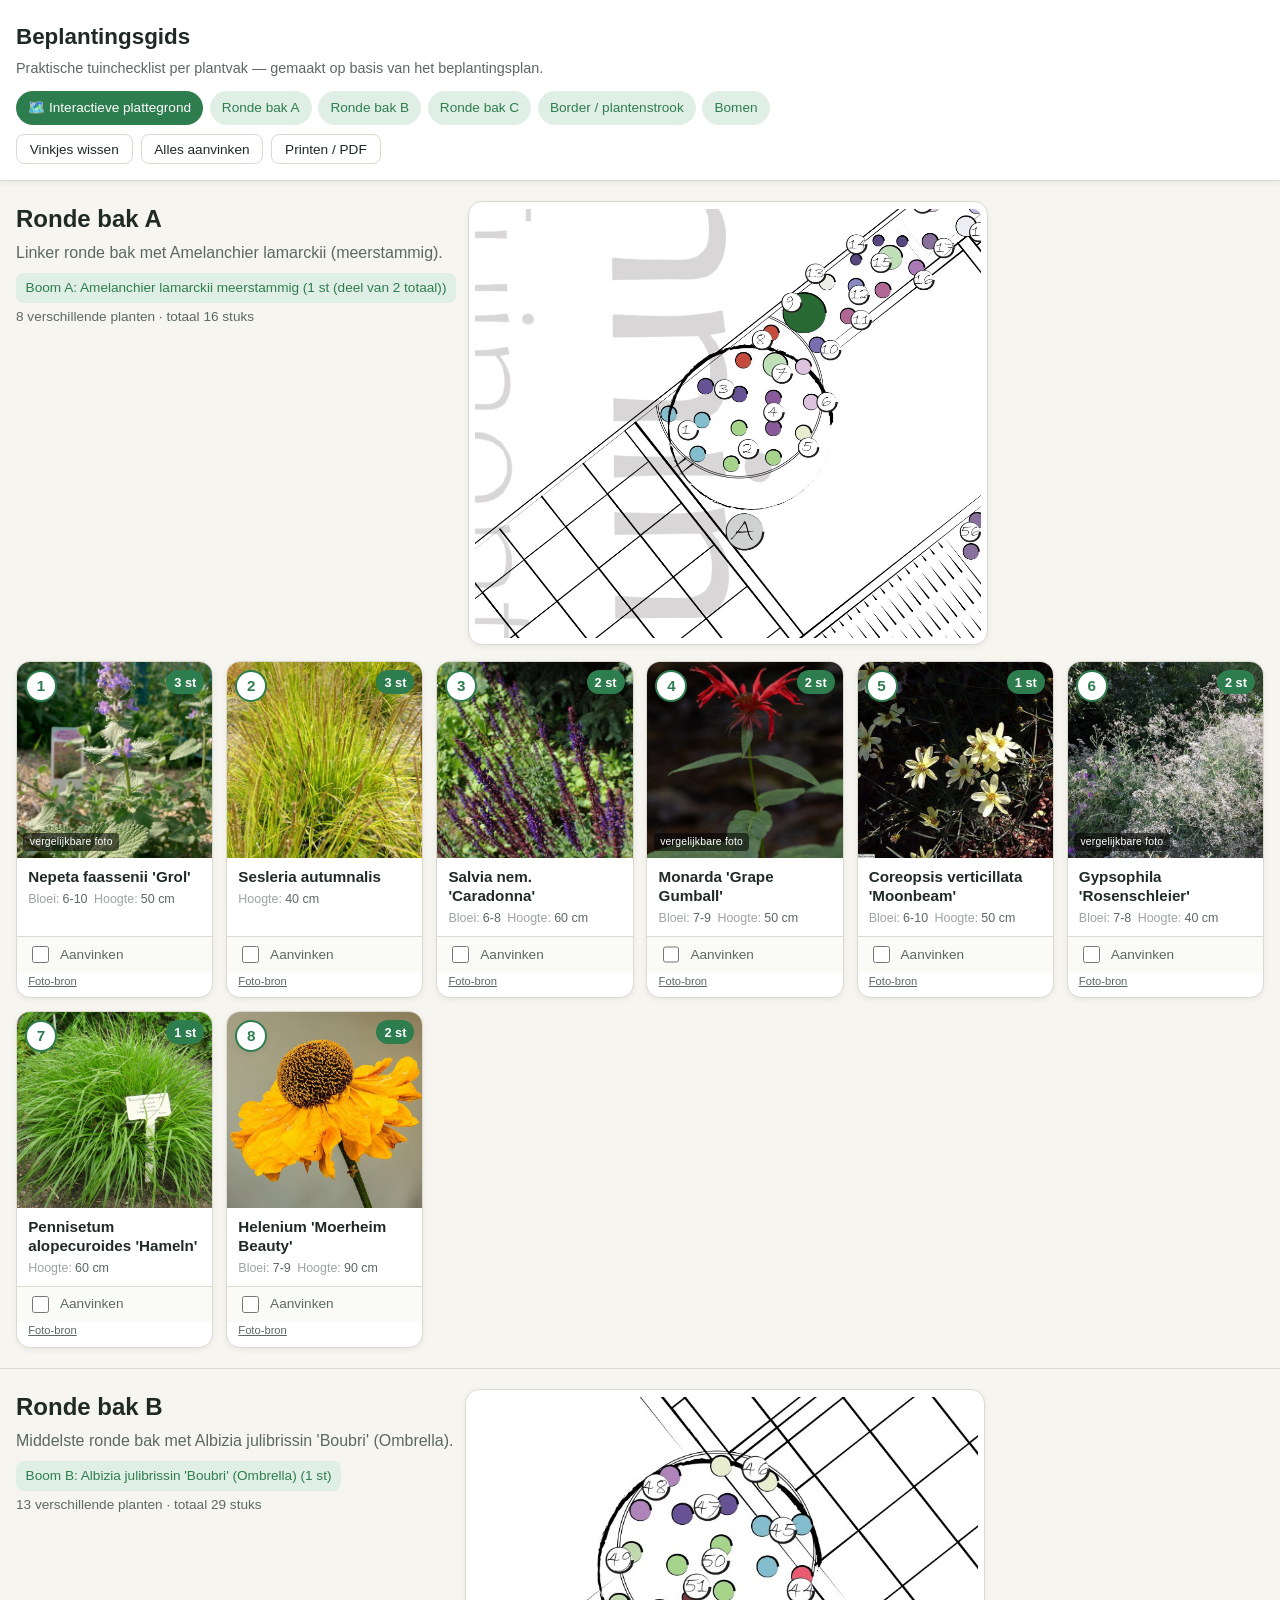
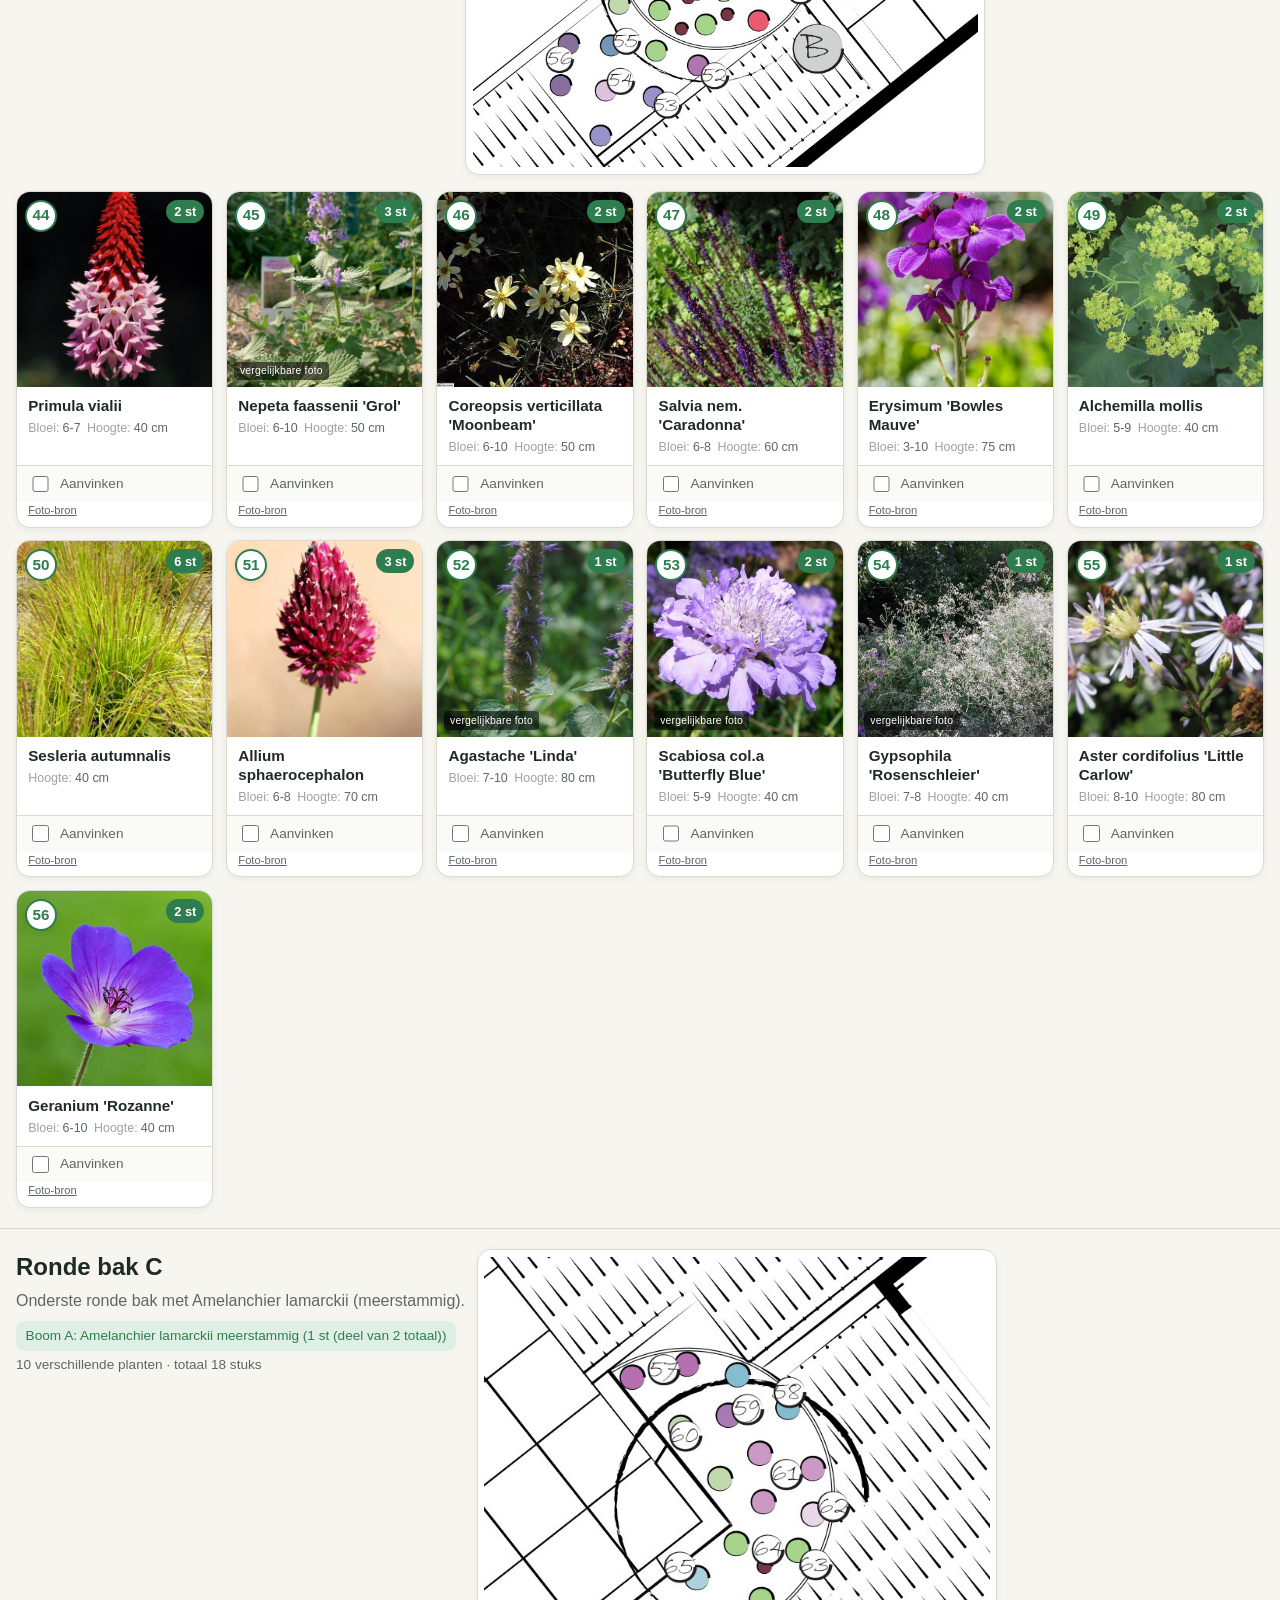
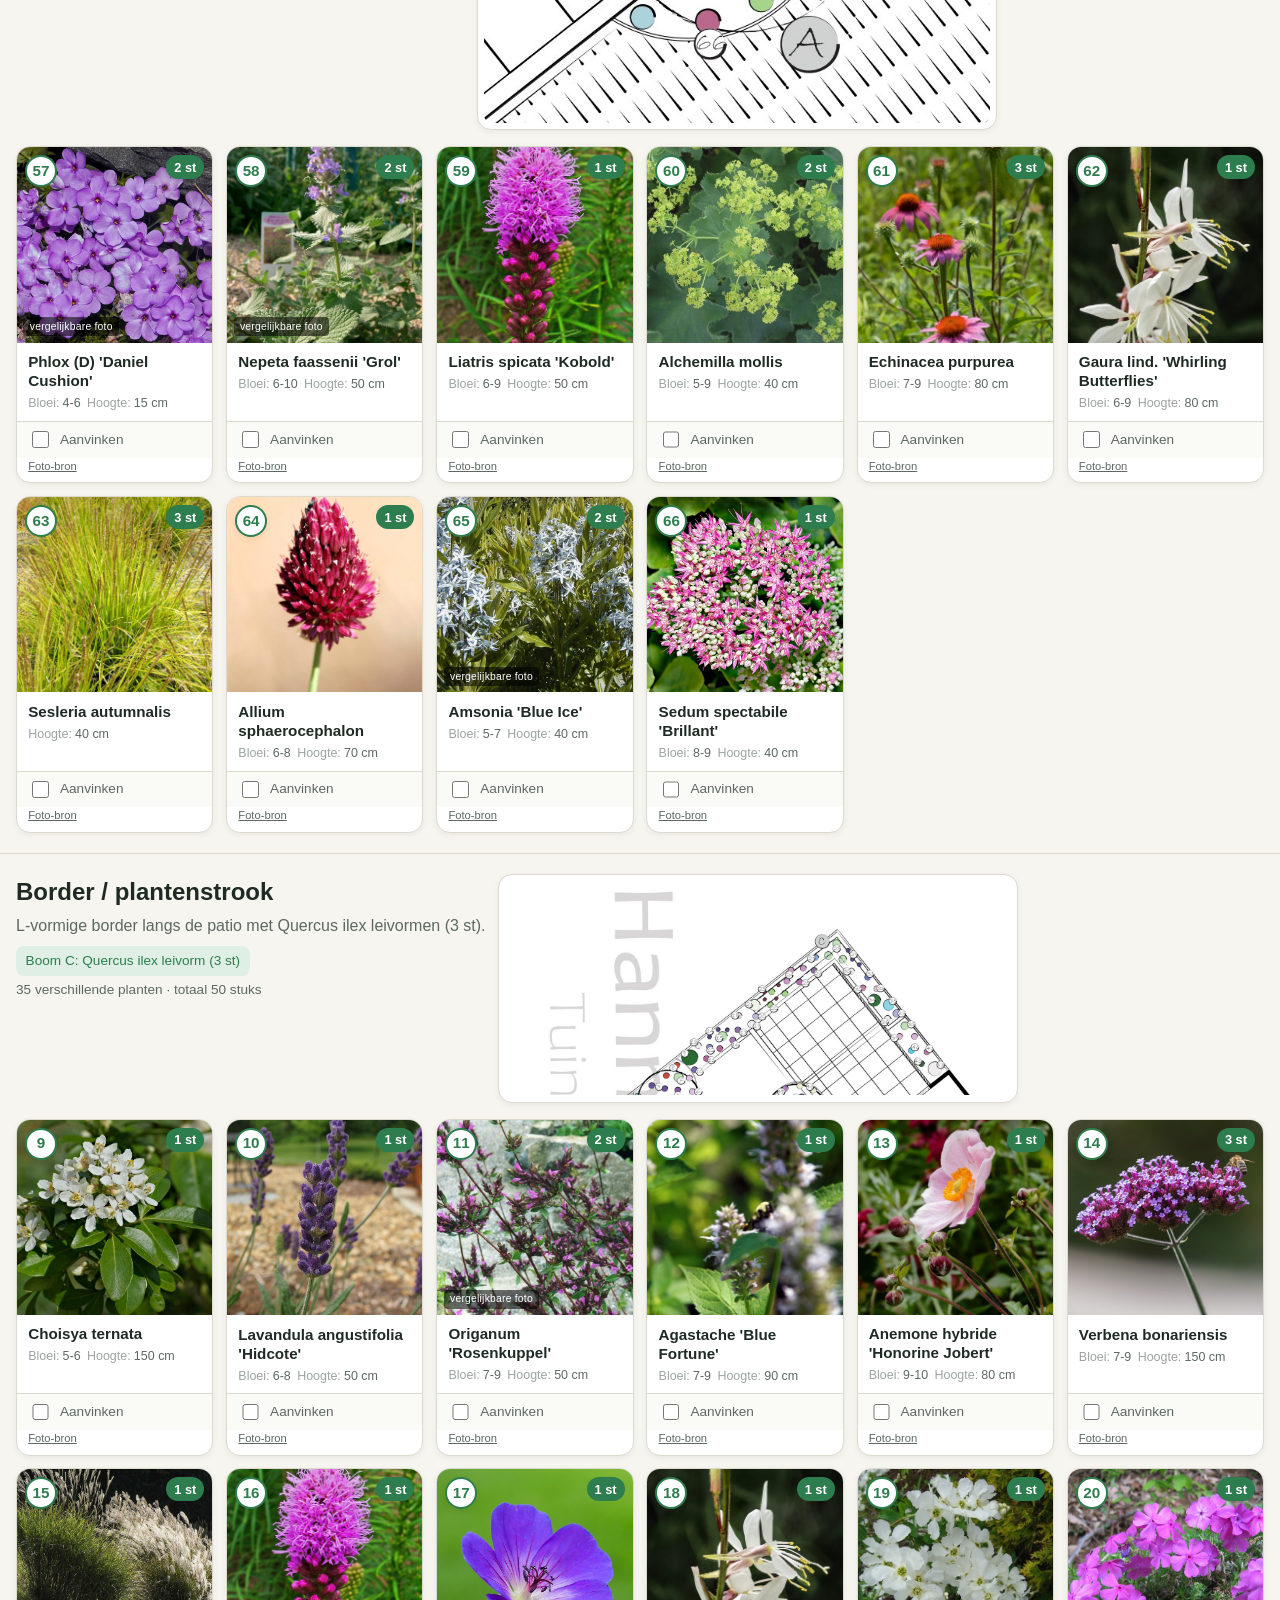
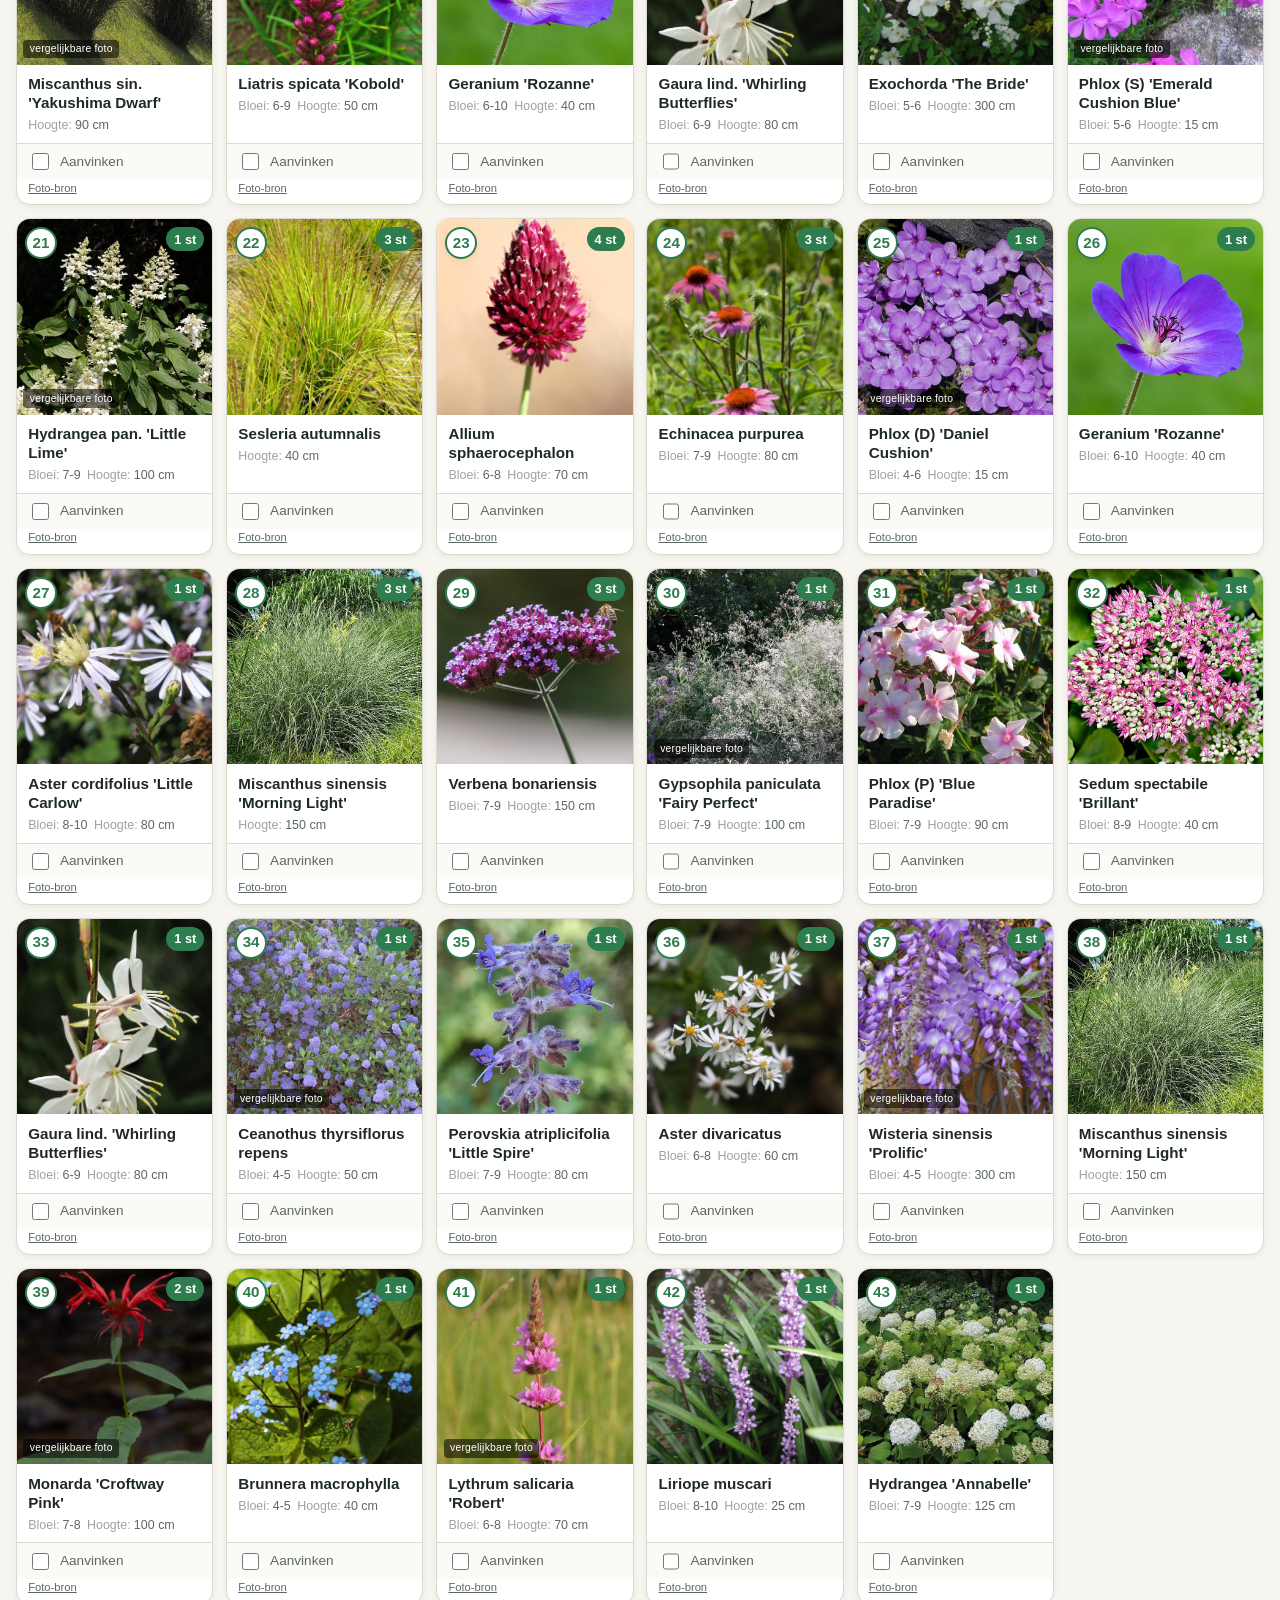
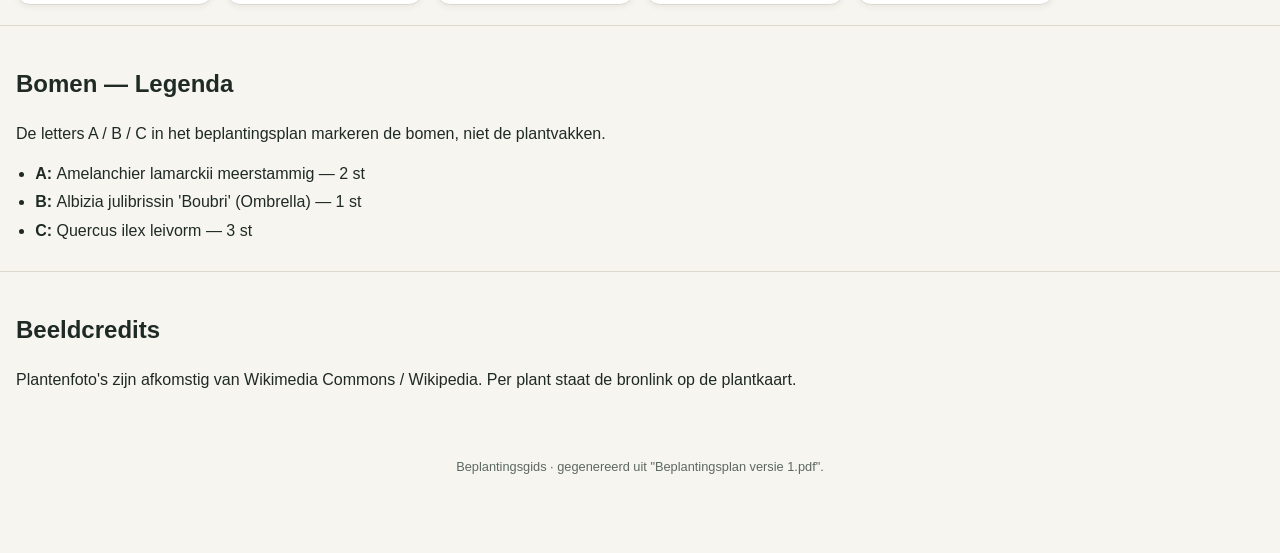
<file: index.html>
<!doctype html>
<html lang="nl">
<head>
<meta charset="utf-8">
<meta name="viewport" content="width=device-width, initial-scale=1">
<title>Beplantingsgids — Tuin</title>
<link rel="stylesheet" href="styles.css">
</head>
<body>

<header class="site-header">
  <h1>Beplantingsgids</h1>
  <p class="subtitle">Praktische tuinchecklist per plantvak — gemaakt op basis van het beplantingsplan.</p>
  <nav class="group-nav" aria-label="Plantvakken">
    <a href="plattegrond.html" class="primary">🗺️ Interactieve plattegrond</a>
    <a href="#ronde_bak_a">Ronde bak A</a>
    <a href="#ronde_bak_b">Ronde bak B</a>
    <a href="#ronde_bak_c">Ronde bak C</a>
    <a href="#border">Border / plantenstrook</a>
    <a href="#bomen">Bomen</a>
  </nav>
  <div class="header-actions">
    <button id="reset-checks" type="button">Vinkjes wissen</button>
    <button id="check-all" type="button">Alles aanvinken</button>
    <button onclick="window.print()" type="button">Printen / PDF</button>
  </div>
</header>

<main id="app">
  <p class="loading">Gegevens laden…</p>
</main>

<section id="bomen" class="trees-section">
  <h2>Bomen — Legenda</h2>
  <p>De letters A / B / C in het beplantingsplan markeren de bomen, niet de plantvakken.</p>
  <ul id="trees-list"></ul>
</section>

<section id="credits">
  <h2>Beeldcredits</h2>
  <p>Plantenfoto's zijn afkomstig van Wikimedia Commons / Wikipedia. Per plant staat de bronlink op de plantkaart.</p>
</section>

<footer class="site-footer">
  <p>Beplantingsgids · gegenereerd uit "Beplantingsplan versie 1.pdf".</p>
</footer>

<script src="app.js"></script>
</body>
</html>
</file>
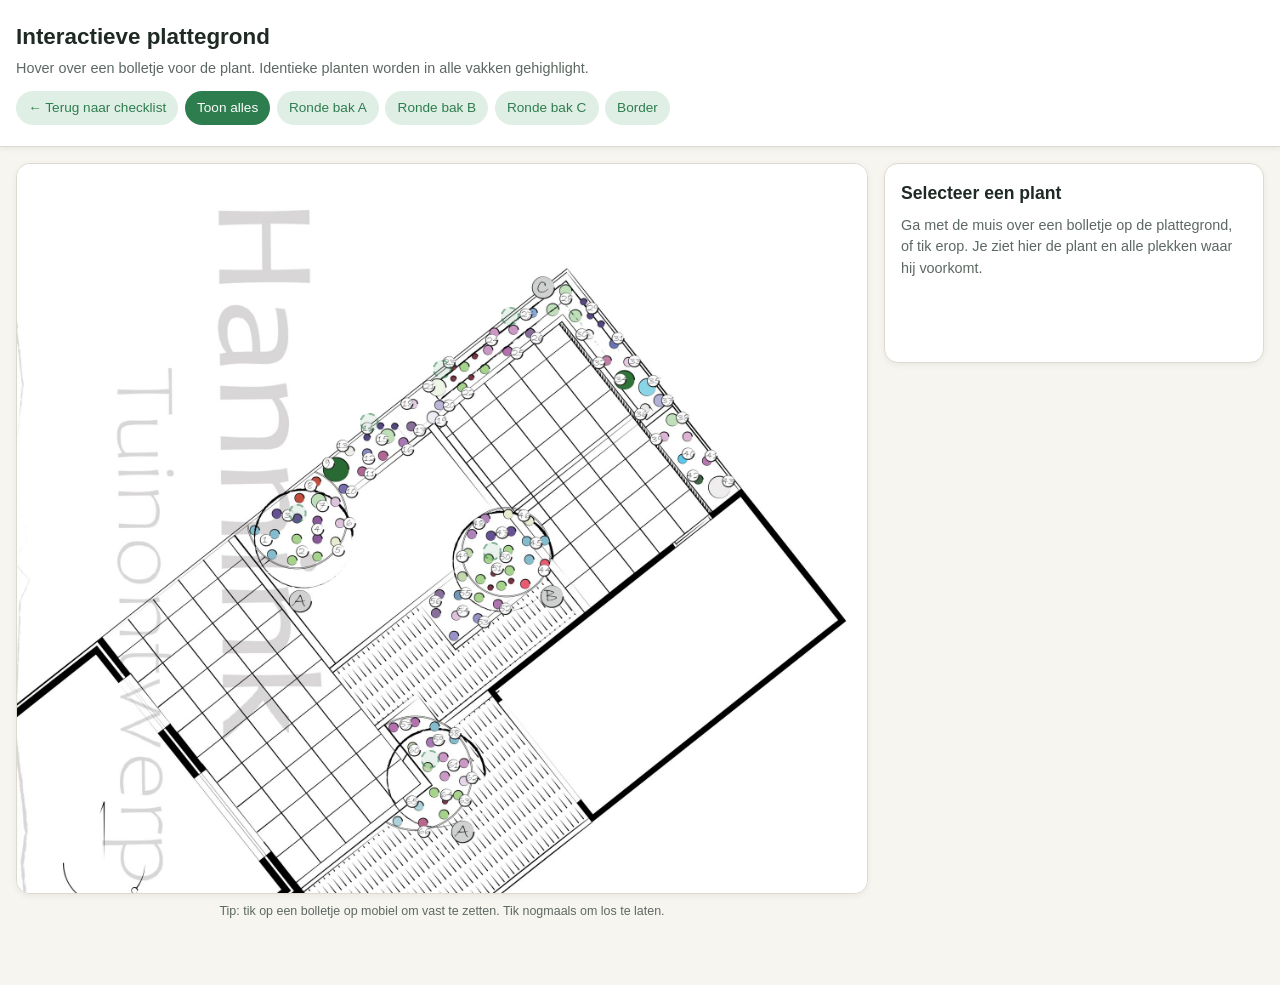
<file: plattegrond.html>
<!doctype html>
<html lang="nl">
<head>
<meta charset="utf-8">
<meta name="viewport" content="width=device-width, initial-scale=1">
<title>Interactieve plattegrond — Beplantingsgids</title>
<link rel="stylesheet" href="styles.css">
<link rel="stylesheet" href="plattegrond.css">
</head>
<body class="plattegrond-page">

<header class="site-header">
  <h1>Interactieve plattegrond</h1>
  <p class="subtitle">Hover over een bolletje voor de plant. Identieke planten worden in alle vakken gehighlight.</p>
  <nav class="group-nav" aria-label="Navigatie">
    <a href="index.html">← Terug naar checklist</a>
    <a href="#" id="filter-all" class="active">Toon alles</a>
    <a href="#" data-group="ronde_bak_a">Ronde bak A</a>
    <a href="#" data-group="ronde_bak_b">Ronde bak B</a>
    <a href="#" data-group="ronde_bak_c">Ronde bak C</a>
    <a href="#" data-group="border">Border</a>
  </nav>
</header>

<main class="layout">
  <section class="map-pane">
    <div class="map-wrap" id="map">
      <img id="map-img" src="assets/plattegrond.jpg" alt="Plattegrond beplantingsplan">
      <div id="dots" class="dots"></div>
    </div>
    <p class="hint" id="hint">Tip: tik op een bolletje op mobiel om vast te zetten. Tik nogmaals om los te laten.</p>
  </section>

  <aside class="inspector" id="inspector">
    <div class="inspector-empty">
      <h2>Selecteer een plant</h2>
      <p>Ga met de muis over een bolletje op de plattegrond, of tik erop. Je ziet hier de plant en alle plekken waar hij voorkomt.</p>
    </div>
  </aside>
</main>

<script src="plattegrond.js"></script>
</body>
</html>
</file>
<file: styles.css>
:root{
  --bg:#f6f5f0;
  --surface:#ffffff;
  --border:#dcd9cf;
  --text:#1f2a24;
  --muted:#5d6862;
  --accent:#2e7d4f;
  --accent-soft:#e0efe5;
  --shadow: 0 2px 6px rgba(0,0,0,.06);
  --radius:14px;
}
*{box-sizing:border-box}
html,body{margin:0;padding:0;background:var(--bg);color:var(--text);font:16px/1.5 -apple-system, BlinkMacSystemFont, "Segoe UI", Roboto, "Helvetica Neue", Arial, sans-serif;}
body{padding-bottom:3rem}

.site-header{
  background:var(--surface);
  padding:1.25rem 1rem 1rem;
  border-bottom:1px solid var(--border);
  position:sticky;top:0;z-index:5;
  box-shadow:var(--shadow);
}
.site-header h1{margin:0 0 .25rem;font-size:1.4rem}
.subtitle{margin:0 0 .75rem;color:var(--muted);font-size:.9rem}
.group-nav{display:flex;flex-wrap:wrap;gap:.4rem;margin-bottom:.6rem}
.group-nav a{
  display:inline-block;padding:.35rem .7rem;border-radius:999px;
  background:var(--accent-soft);color:var(--accent);text-decoration:none;font-size:.85rem;
  border:1px solid transparent;
}
.group-nav a:hover{border-color:var(--accent)}
.group-nav a.primary{background:var(--accent);color:#fff}
.group-nav a.primary:hover{background:#246b3f}
.header-actions{display:flex;gap:.5rem;flex-wrap:wrap}
.header-actions button{
  padding:.4rem .8rem;font-size:.85rem;border-radius:8px;border:1px solid var(--border);
  background:var(--surface);cursor:pointer;color:var(--text);
}
.header-actions button:hover{border-color:var(--accent);color:var(--accent)}

.loading{text-align:center;color:var(--muted);padding:2rem}

.group{padding:1.25rem 1rem;border-top:1px solid var(--border);}
.group:first-of-type{border-top:none}
.group-header{display:flex;flex-direction:column;gap:.75rem;margin-bottom:1rem}
@media (min-width:760px){.group-header{flex-direction:row;align-items:flex-start}}
.group-title h2{margin:0 0 .25rem;font-size:1.5rem}
.group-title p{margin:0;color:var(--muted)}
.group-crop{
  max-width:min(100%,520px);
  border-radius:var(--radius);
  background:var(--surface);
  border:1px solid var(--border);
  padding:.4rem;
  flex:0 0 auto;
  box-shadow:var(--shadow);
}
.group-crop img{display:block;width:100%;height:auto;border-radius:8px}
.group-tree{
  display:inline-flex;align-items:center;gap:.4rem;
  margin-top:.5rem;font-size:.85rem;
  padding:.3rem .6rem;border-radius:8px;background:var(--accent-soft);color:var(--accent);
}
.group-stats{font-size:.85rem;color:var(--muted);margin-top:.25rem}

.plant-grid{
  display:grid;gap:.8rem;
  grid-template-columns:repeat(auto-fill, minmax(180px, 1fr));
}
.plant{
  background:var(--surface);border:1px solid var(--border);border-radius:var(--radius);
  overflow:hidden;display:flex;flex-direction:column;
  box-shadow:var(--shadow);position:relative;transition:opacity .15s;
}
.plant.checked{opacity:.55}
.plant.checked .plant-img{filter:grayscale(.6)}
.plant-img{
  position:relative;aspect-ratio:1/1;background:#eee;overflow:hidden;
}
.plant-img img{width:100%;height:100%;object-fit:cover;display:block}
.plant-num{
  position:absolute;top:.5rem;left:.5rem;background:var(--surface);
  border:2px solid var(--accent);color:var(--accent);
  font-weight:700;font-size:.95rem;width:2rem;height:2rem;
  border-radius:50%;display:flex;align-items:center;justify-content:center;
  box-shadow:var(--shadow);
}
.plant-qty{
  position:absolute;top:.5rem;right:.5rem;background:var(--accent);
  color:#fff;font-size:.8rem;font-weight:600;
  padding:.15rem .5rem;border-radius:999px;
}
.plant-similar{
  position:absolute;bottom:.4rem;left:.4rem;background:rgba(0,0,0,.55);
  color:#fff;font-size:.65rem;padding:.1rem .4rem;border-radius:4px;
  letter-spacing:.02em;
}
.plant-body{padding:.6rem .7rem .5rem;flex:1;display:flex;flex-direction:column;gap:.25rem;font-size:.9rem}
.plant-name{font-weight:600;line-height:1.25;font-size:.95rem}
.plant-meta{color:var(--muted);font-size:.78rem;display:flex;flex-wrap:wrap;gap:.4rem}
.plant-meta span{display:inline-flex;align-items:center;gap:.2rem}
.plant-meta .lbl{opacity:.6}
.plant-check{
  margin-top:auto;display:flex;align-items:center;gap:.5rem;
  padding:.4rem .7rem;border-top:1px solid var(--border);background:#fafaf6;
  cursor:pointer;user-select:none;font-size:.85rem;color:var(--muted);
}
.plant-check input{width:1.05rem;height:1.05rem;accent-color:var(--accent)}
.plant-credit{
  padding:0 .7rem .5rem;font-size:.7rem
}
.plant-credit a{color:var(--muted);word-break:break-all}

.trees-section,#aannames,#credits{
  padding:1.25rem 1rem;border-top:1px solid var(--border);
}
#trees-list{padding-left:1.2rem;margin:.5rem 0}
#trees-list li{margin:.3rem 0}
#assumptions{margin:.5rem 0;padding-left:1.2rem}
#assumptions li{margin:.3rem 0;color:var(--muted);font-size:.92rem}

.site-footer{padding:1rem;color:var(--muted);font-size:.8rem;text-align:center}

/* Print stylesheet */
@media print{
  body{background:#fff;color:#000;font-size:11pt;padding:0}
  .site-header{position:static;box-shadow:none;border-bottom:2px solid #000}
  .group-nav,.header-actions,.plant-check,.plant-credit,#credits{display:none}
  .group{page-break-before:always;border:none;padding:0 0 1rem}
  .group:first-of-type{page-break-before:auto}
  .group-header{flex-direction:row;gap:1rem}
  .group-crop{max-width:50%;box-shadow:none;border:1px solid #888}
  .plant-grid{grid-template-columns:repeat(auto-fill, minmax(140px,1fr));gap:.5rem}
  .plant{box-shadow:none;break-inside:avoid;border:1px solid #888}
  .plant.checked{opacity:1}
  .plant.checked .plant-img{filter:none}
  .plant-num{background:#fff;border-color:#000;color:#000}
  .plant-qty{background:#000;color:#fff}
  a{color:#000;text-decoration:none}
  /* Print uses square checkbox indicator */
  .plant-check-print{
    display:flex !important;align-items:center;gap:.4rem;padding:.3rem .5rem;
    border-top:1px dashed #888;font-size:.75rem;color:#000;
  }
  .plant-check-print::before{
    content:"";display:inline-block;width:14px;height:14px;border:1.5px solid #000;border-radius:2px;
  }
}
.plant-check-print{display:none}
</file>
<file: plattegrond.css>
/* Interactieve plattegrond styling */
.plattegrond-page{background:var(--bg)}
.plattegrond-page .site-header{padding-bottom:.75rem}

.layout{
  display:grid;
  grid-template-columns: 1fr;
  gap:1rem;
  padding:1rem;
  max-width:1600px;
  margin:0 auto;
}
@media (min-width: 980px){
  .layout{grid-template-columns: 1fr 380px;}
}

.map-pane{min-width:0}
.map-wrap{
  position:relative;
  background:var(--surface);
  border:1px solid var(--border);
  border-radius:var(--radius);
  overflow:hidden;
  box-shadow:var(--shadow);
}
.map-wrap img{display:block;width:100%;height:auto;user-select:none;-webkit-user-drag:none}
.dots{position:absolute;inset:0;pointer-events:none}

.dot{
  position:absolute;
  /* size & translate set inline via JS for responsive scaling */
  width:1.6%;            /* default; scaled in JS too */
  aspect-ratio:1/1;
  transform:translate(-50%, -50%);
  border-radius:50%;
  border:2px solid transparent;
  cursor:pointer;
  pointer-events:auto;
  transition: transform .12s ease, border-color .12s ease, box-shadow .12s ease;
  background:transparent;
}
.dot:hover, .dot.is-active{
  border-color:#111;
  box-shadow:0 0 0 2px rgba(255,255,255,.85), 0 0 0 4px rgba(46,125,79,.6);
  transform:translate(-50%, -50%) scale(1.4);
  z-index:3;
}
/* Tooltip with plant number, visible on hover/active */
.dot::after{
  content: attr(data-nr);
  position:absolute;
  bottom: 120%;
  left: 50%;
  transform: translateX(-50%);
  background: #111;
  color: #fff;
  font-size: .7rem;
  font-weight: 700;
  padding: .15rem .4rem;
  border-radius: 4px;
  white-space: nowrap;
  opacity: 0;
  pointer-events: none;
  transition: opacity .12s;
}
.dot:hover::after, .dot.is-active::after{ opacity: 1; }
.dot.tree::after{ content: "Boom " attr(data-tree-label); }
.dot.is-related{
  border-color:var(--accent);
  box-shadow:0 0 0 2px rgba(255,255,255,.9), 0 0 0 4px var(--accent);
  background: rgba(46,125,79,.25);
  z-index:2;
}
.dot.is-dim{ opacity:.25 }

/* Per-group colors (subtle tint at rest, only visible on hover/highlight) */
.dot[data-group="ronde_bak_a"]{}
.dot[data-group="ronde_bak_b"]{}
.dot[data-group="ronde_bak_c"]{}
.dot[data-group="border"]{}
.dot.tree{
  width:2.4%;
  border:2px dashed rgba(46,125,79,.5);
  background:rgba(46,125,79,.10);
}
.dot.tree:hover,.dot.tree.is-active{
  background:rgba(46,125,79,.25);
}
.dot.tree.is-related{
  background:rgba(46,125,79,.35);
  border-style:solid;
}

/* Inspector — sticks below the sticky header while user scrolls the map */
.inspector{
  position:sticky;
  top:calc(var(--header-h, 4rem) + .75rem);
  align-self:start;
  background:var(--surface);
  border:1px solid var(--border);
  border-radius:var(--radius);
  box-shadow:var(--shadow);
  padding:1rem;
  min-height:200px;
  max-height:calc(100vh - var(--header-h, 4rem) - 2rem);
  overflow:auto;
}
.inspector-empty h2{margin:0 0 .5rem;font-size:1.1rem}
.inspector-empty p{color:var(--muted);font-size:.9rem;margin:0}

.insp-card{display:flex;flex-direction:column;gap:.6rem}
.insp-img{
  position:relative;width:100%;aspect-ratio:4/3;border-radius:10px;
  overflow:hidden;background:#eee;
}
.insp-img img{width:100%;height:100%;object-fit:cover;display:block}
.insp-num{
  position:absolute;top:.5rem;left:.5rem;background:var(--surface);
  border:2px solid var(--accent);color:var(--accent);
  font-weight:700;font-size:1rem;width:2.2rem;height:2.2rem;
  border-radius:50%;display:flex;align-items:center;justify-content:center;
  box-shadow:var(--shadow);
}
.insp-similar{
  position:absolute;bottom:.4rem;left:.4rem;background:rgba(0,0,0,.55);
  color:#fff;font-size:.7rem;padding:.1rem .45rem;border-radius:4px;
}
.insp-name{font-weight:600;font-size:1.1rem;line-height:1.3}
.insp-sci{color:var(--muted);font-size:.85rem;font-style:italic}
.insp-meta{display:flex;flex-wrap:wrap;gap:.5rem;font-size:.85rem;color:var(--muted)}
.insp-meta b{color:var(--text);font-weight:600}
.insp-locations{font-size:.9rem}
.insp-locations h3{margin:.5rem 0 .25rem;font-size:.95rem}
.insp-locations ul{margin:.25rem 0 0;padding-left:1.1rem}
.insp-locations li{margin:.15rem 0;color:var(--muted)}
.insp-locations li b{color:var(--text)}
.insp-locations li.current{color:var(--accent)}
.insp-credit{font-size:.7rem;color:var(--muted)}
.insp-credit a{color:var(--muted)}

.hint{
  font-size:.78rem;color:var(--muted);margin:.5rem .25rem 0;text-align:center;
}

/* Group filter active state */
.group-nav a.active{background:var(--accent);color:#fff}
.group-nav a[data-group]{cursor:pointer}

/* When a group filter is active, dim other groups */
body.filter-active .dot:not(.in-filter){opacity:.18}

@media print{
  .group-nav,.hint,.inspector{display:none}
  .layout{grid-template-columns:1fr;padding:0}
  .dot{display:none}
  .map-wrap{border:none;box-shadow:none}
}
</file>
